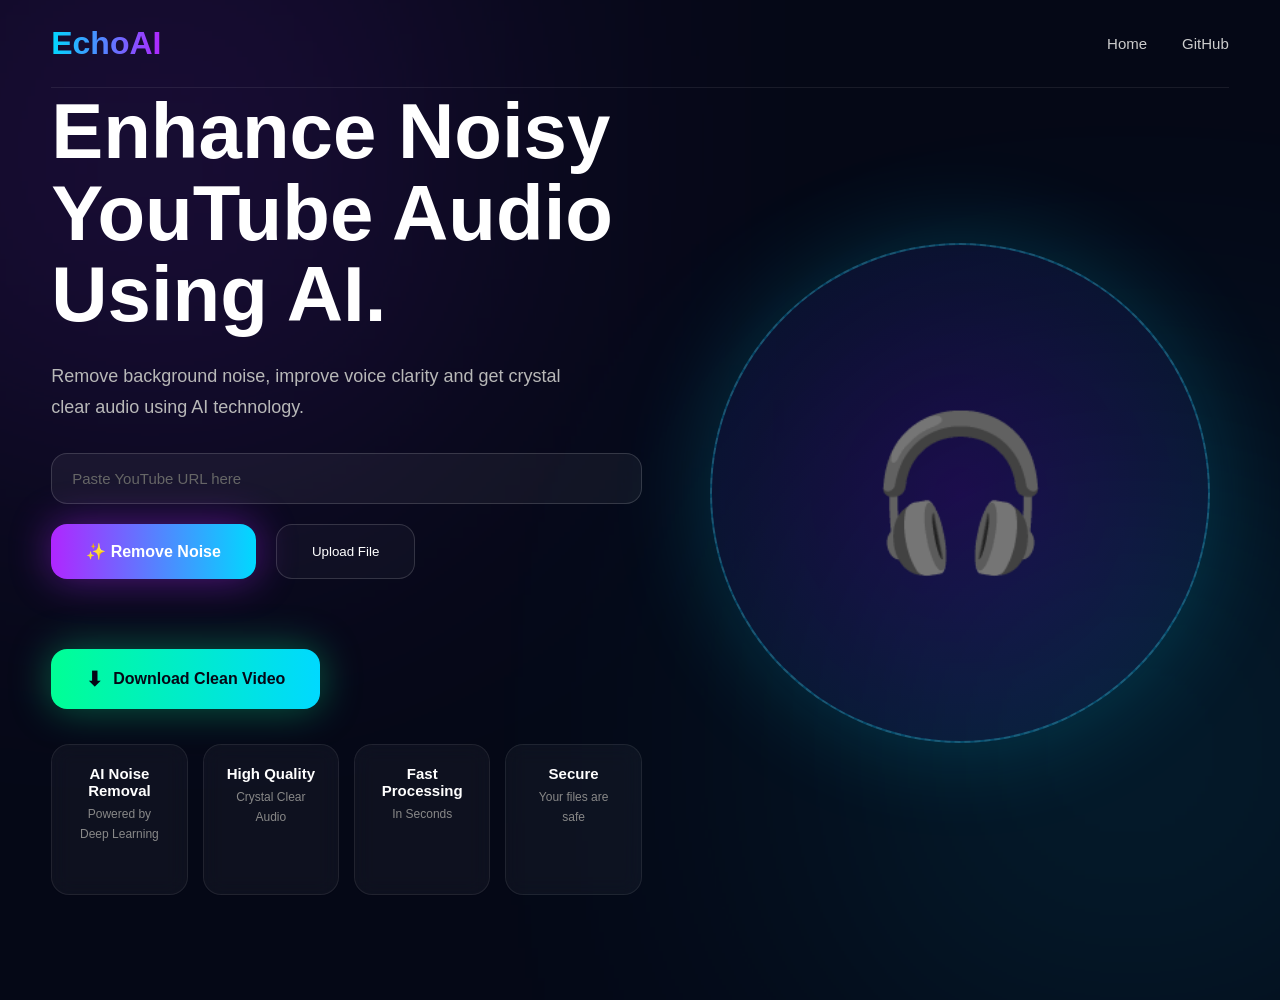
<file: static/index.html>
<!DOCTYPE html>
<html lang="en">
<head>
  <meta charset="UTF-8" />
  <meta name="viewport" content="width=device-width, initial-scale=1.0"/>
  <title>EchoAI</title>
  <link rel="stylesheet" href="style.css">
</head>

<body>

  <div class="glow1"></div>
  <div class="glow2"></div>

  <div class="container">

    <!-- NAVBAR -->
    <nav>
      <div class="logo">EchoAI</div>
      <div class="nav-links">
        <a href="index.html">Home</a>
        <a href="https://github.com/Ankita-19624792/audio-noise-remover.git">GitHub</a>
      </div>
     
    </nav>

    <!-- HERO -->
    <section class="hero">

      <div class="hero-text">

        <h1>
          Enhance Noisy <br>
          YouTube Audio <br>
          Using AI.
        </h1>

        <p>
          Remove background noise, improve voice clarity and get crystal clear audio using AI technology.
        </p>

        <!-- INPUT + BUTTONS -->
        <div class="input-row">
          <input type="text" id="yt-url" placeholder="Paste YouTube URL here" class="url-input">
        </div>

        <input type="file" id="fileInput" hidden />

        <div class="buttons">
          <button class="primary-btn" onclick="processVideo()">
            ✨ Remove Noise
          </button>
        
          <button class="secondary-btn" onclick="openFileExplorer()">
            Upload File
          </button>
        </div>
        
        <script>
        function openFileExplorer() {
          document.getElementById("fileInput").click();
        }
        
        document.getElementById("fileInput").addEventListener("change", function(event) {
          const file = event.target.files[0];
          console.log("Uploaded file:", file);
        });
        </script>

        <!-- STATUS MESSAGE -->
        <p id="status" class="status-msg"></p>

        <!-- DOWNLOAD BUTTON -->
        <a id="download-link" hidden class="download-link-btn">
          <span>⬇</span> Download Clean Video
        </a>

        <!-- FEATURE PILLS -->
        <div class="feature-pills">
          <div class="pill">
            <h4>AI Noise Removal</h4>
            <p>Powered by Deep Learning</p>
          </div>
          <div class="pill">
            <h4>High Quality</h4>
            <p>Crystal Clear Audio</p>
          </div>
          <div class="pill">
            <h4>Fast Processing</h4>
            <p>In Seconds</p>
          </div>
          <div class="pill">
            <h4>Secure</h4>
            <p>Your files are safe</p>
          </div>
        </div>

      </div>

      <!-- HERO RIGHT -->
      <div class="hero-image">
        <div class="headphone-circle">
          <div class="headphone">🎧</div>
        </div>
      </div>

    </section>

  </div>

  <script src="script.js"></script>

</body>
</html>
</file>
<file: static/style.css>
*{
  margin:0;
  padding:0;
  box-sizing:border-box;
  font-family:Arial, Helvetica, sans-serif;
}

body{
  background:#050816;
  color:white;
  overflow-x:hidden;
}

a{
  text-decoration:none;
  color:white;
}

.container{
  width:92%;
  margin:auto;
}

/* BACKGROUND GLOW */

.glow1{
  position:absolute;
  width:500px;
  height:500px;
  background:#8a2be2;
  filter:blur(180px);
  opacity:0.25;
  top:-100px;
  left:-100px;
  z-index:-1;
}

.glow2{
  position:absolute;
  width:500px;
  height:500px;
  background:#00d9ff;
  filter:blur(180px);
  opacity:0.15;
  bottom:-100px;
  right:-100px;
  z-index:-1;
}

/* NAVBAR */

nav{
  display:flex;
  justify-content:space-between;
  align-items:center;
  padding:25px 0;
  border-bottom:1px solid rgba(255,255,255,0.08);
}

.logo{
  font-size:32px;
  font-weight:bold;
  background:linear-gradient(to right,#00d9ff,#b026ff);
  background-clip: text;
  -webkit-background-clip:text;
  -webkit-text-fill-color:transparent;
}

.nav-links{
  display:flex;
  gap:35px;
}

.nav-links a{
  font-size:15px;
  color:#ccc;
  transition:0.3s;
}

.nav-links a:hover{
  color:#00d9ff;
}

.signin-btn{
  padding:12px 28px;
  border-radius:12px;
  border:1px solid #b026ff;
  background:transparent;
  color:white;
  cursor:pointer;
  transition:0.3s;
}

.signin-btn:hover{
  background:#b026ff;
  box-shadow:0 0 25px #b026ff;
}

/* HERO */

.hero{
  display:grid;
  grid-template-columns:1.1fr 1fr;
  gap:50px;
  align-items:center;
  min-height:90vh;
}

.hero-text h1{
  font-size:78px;
  line-height:1.05;
  margin-bottom:25px;
  font-weight:900;
}

.hero-text p{
  color:#b8b8b8;
  font-size:18px;
  line-height:1.7;
  margin-bottom:30px;
  max-width:550px;
}

/* URL INPUT */

.input-row{
  margin-bottom:20px;
}

.url-input{
  width:100%;
  padding:16px 20px;
  border-radius:16px;
  border:1px solid rgba(255,255,255,0.15);
  background:rgba(255,255,255,0.05);
  color:white;
  font-size:15px;
  outline:none;
  transition:0.3s;
}

.url-input:focus{
  border-color:#b026ff;
  box-shadow:0 0 20px rgba(176,38,255,0.25);
}

.url-input::placeholder{
  color:#666;
}

/* BUTTONS */

.buttons{
  display:flex;
  gap:20px;
  margin-bottom:20px;
}

.primary-btn{
  padding:18px 35px;
  border:none;
  border-radius:16px;
  background:linear-gradient(to right,#b026ff,#00d9ff);
  color:white;
  font-size:16px;
  font-weight:bold;
  cursor:pointer;
  box-shadow:0 0 40px rgba(176,38,255,0.45);
  transition:0.3s;
}

.primary-btn:hover{
  transform:translateY(-5px);
}

.secondary-btn{
  padding:18px 35px;
  border-radius:16px;
  border:1px solid rgba(255,255,255,0.15);
  background:rgba(255,255,255,0.03);
  color:white;
  cursor:pointer;
  transition:0.3s;
}

.secondary-btn:hover{
  border-color:#00d9ff;
  box-shadow:0 0 25px rgba(0,217,255,0.3);
}

/* STATUS MESSAGE */

.status-msg{
  font-size:14px;
  color:#aaa;
  margin-bottom:20px;
  min-height:20px;
}

/* DOWNLOAD BUTTON */

.download-link-btn{
  display:inline-flex;
  align-items:center;
  gap:10px;
  padding:18px 35px;
  border-radius:16px;
  background:linear-gradient(to right,#00ff95,#00d9ff);
  color:#050816;
  font-size:16px;
  font-weight:bold;
  cursor:pointer;
  margin-bottom:35px;
  box-shadow:0 0 40px rgba(0,255,149,0.35);
  transition:0.3s;
  text-decoration:none;
}

.download-link-btn:hover{
  transform:translateY(-5px);
  box-shadow:0 0 60px rgba(0,255,149,0.5);
}

.download-link-btn span{
  font-size:20px;
}

/* FEATURE PILLS */

.feature-pills{
  display:grid;
  grid-template-columns:repeat(4,1fr);
  gap:15px;
}

.pill{
  background:rgba(255,255,255,0.04);
  border:1px solid rgba(255,255,255,0.08);
  border-radius:18px;
  padding:20px;
  text-align:center;
  backdrop-filter:blur(10px);
  transition:0.3s;
}

.pill:hover{
  transform:translateY(-5px);
  border-color:#00d9ff;
}

.pill h4{
  font-size:15px;
  margin-bottom:5px;
}

.pill p{
  font-size:12px;
  color:#888;
}

/* HERO IMAGE */

.hero-image{
  display:flex;
  justify-content:center;
  align-items:center;
}

.headphone-circle{
  width:500px;
  height:500px;
  border-radius:50%;
  background:radial-gradient(circle,#7a00ff33,#00d9ff11);
  border:2px solid rgba(0,217,255,0.25);
  display:flex;
  justify-content:center;
  align-items:center;
  box-shadow:0 0 100px rgba(0,217,255,0.2);
  position:relative;
}

.headphone-circle::before{
  content:'';
  position:absolute;
  width:100%;
  height:100%;
  border-radius:50%;
  border:2px dashed rgba(255,255,255,0.08);
  animation:rotate 25s linear infinite;
}

@keyframes rotate{
  100%{ transform:rotate(360deg); }
}

.headphone{
  font-size:150px;
}

/* MOBILE */

@media(max-width:1100px){
  .hero{ grid-template-columns:1fr; }
  .hero-text{ text-align:center; }
  .hero-text p{ margin:auto; margin-bottom:30px; }
  .buttons{ justify-content:center; }
  .input-row{ max-width:500px; margin:0 auto 20px; }
  .download-link-btn{ display:flex; justify-content:center; }
}

@media(max-width:768px){
  .nav-links{ display:none; }
  .hero-text h1{ font-size:52px; }
  .feature-pills{ grid-template-columns:1fr 1fr; }
  .buttons{ flex-direction:column; }
  .headphone-circle{ width:320px; height:320px; }
  .headphone{ font-size:90px; }
}
</file>
